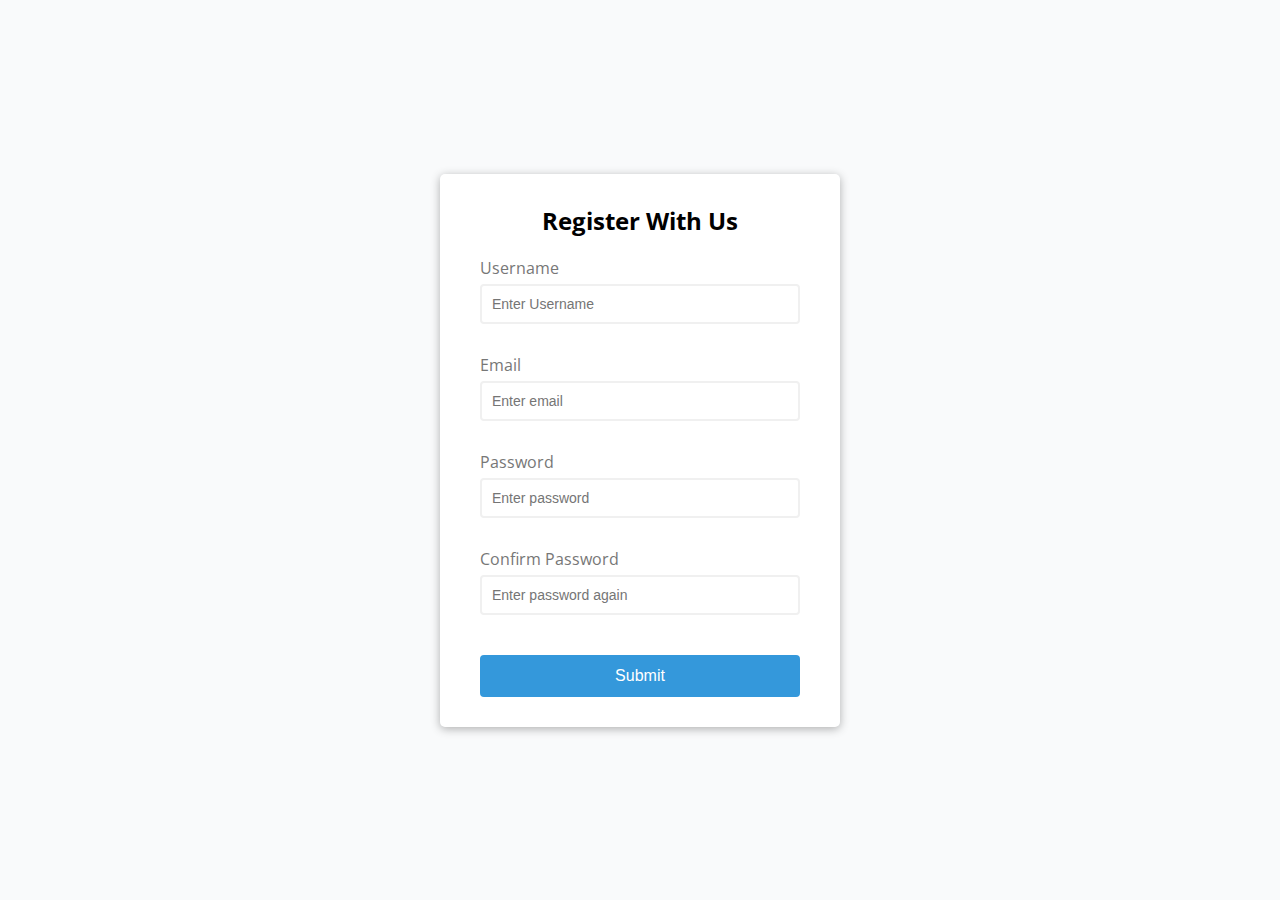
<file: 1- Validator/index.html>
<!DOCTYPE html>
<html lang="en">
  <head>
    <meta charset="UTF-8" />
    <meta name="viewport" content="width=device-width, initial-scale=1.0" />
    <link rel="stylesheet" href="style.css" />
    <title>Form Validator</title>
  </head>
  <body>
    <div class="container">
      <form id="form" class="form">
        <h2>Register With Us</h2>
        <div class="form-control">
          <label for="username">Username</label>
          <input type="text" id="username" placeholder="Enter Username" />
          <small>Error Message</small>
        </div>
        <div class="form-control">
          <label for="email">Email</label>
          <input type="text" id="email" placeholder="Enter email" />
          <small>Error Message</small>
        </div>
        <div class="form-control">
          <label for="password">Password</label>
          <input type="password" id="password" placeholder="Enter password" />
          <small>Error Message</small>
        </div>
        <div class="form-control">
          <label for="password2">Confirm Password</label>
          <input
            type="password"
            id="password2"
            placeholder="Enter password again"
          />
          <small>Error Message</small>
        </div>
        <button>Submit</button>
      </form>
    </div>
    <script src="script.js"></script>
  </body>
</html>
</file>
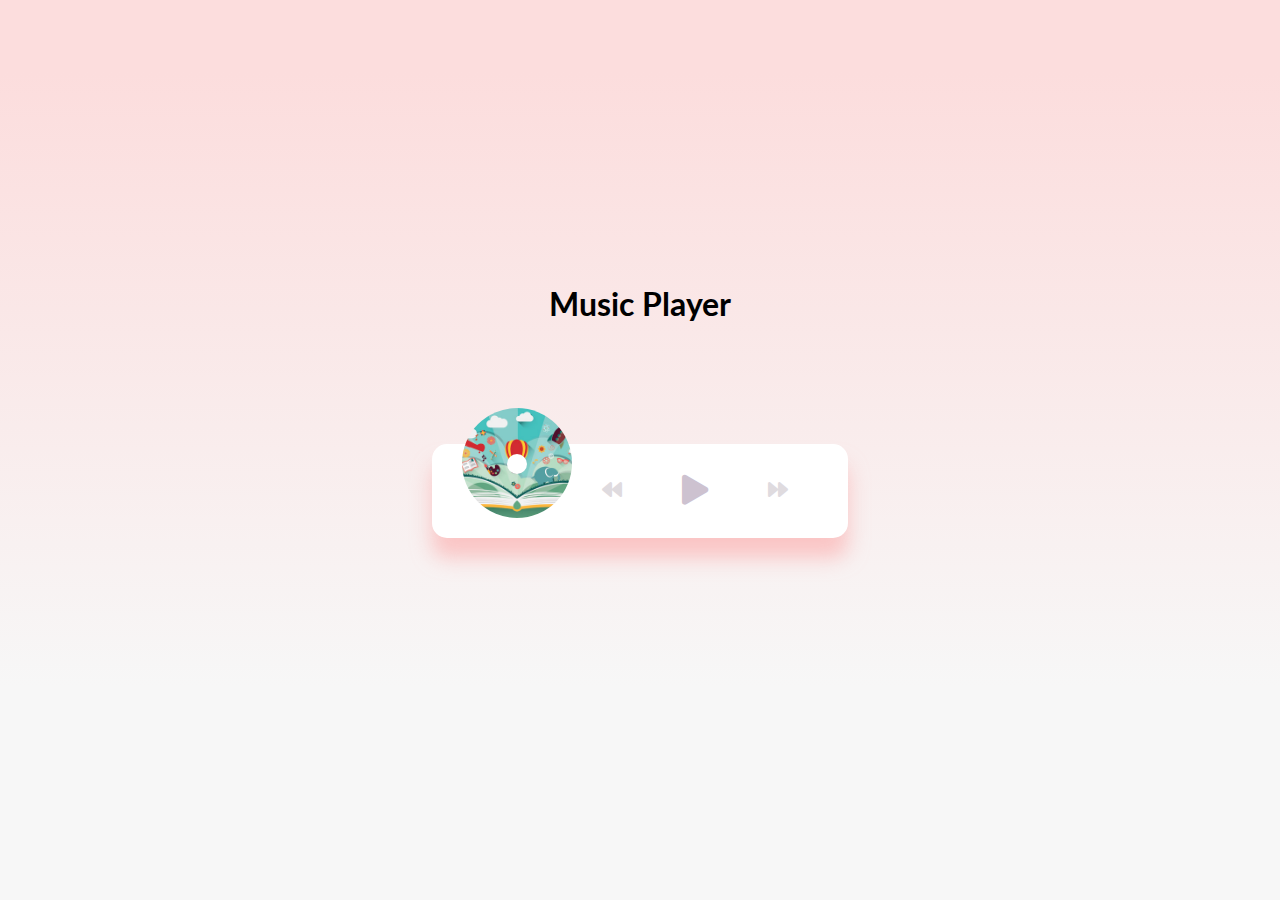
<file: 10- MusicPlayer/index.html>
<!DOCTYPE html>
<html lang="en">
  <head>
    <meta charset="UTF-8" />
    <meta name="viewport" content="width=device-width, initial-scale=1.0" />
    <meta http-equiv="X-UA-Compatible" content="ie=edge" />
    <link
      rel="stylesheet"
      href="https://cdnjs.cloudflare.com/ajax/libs/font-awesome/5.10.2/css/all.min.css"
    />
    <link rel="stylesheet" href="style.css" />
    <title>Music Player</title>
  </head>
  <body>
    <h1>Music Player</h1>

    <div class="music-container" id="music-container">
      <div class="music-info">
        <h4 id="title"></h4>
        <div class="progress-container" id="progress-container">
          <div class="progress" id="progress"></div>
        </div>
      </div>

      <audio src="music/ukulele.mp3" id="audio"></audio>

      <div class="img-container">
        <img src="images/ukulele.jpg" alt="music-cover" id="cover" />
      </div>
      <div class="navigation">
        <button id="prev" class="action-btn">
          <i class="fas fa-backward"></i>
        </button>
        <button id="play" class="action-btn action-btn-big">
          <i class="fas fa-play"></i>
        </button>
        <button id="next" class="action-btn">
          <i class="fas fa-forward"></i>
        </button>
      </div>
    </div>

    <script src="script.js"></script>
  </body>
</html>
</file>
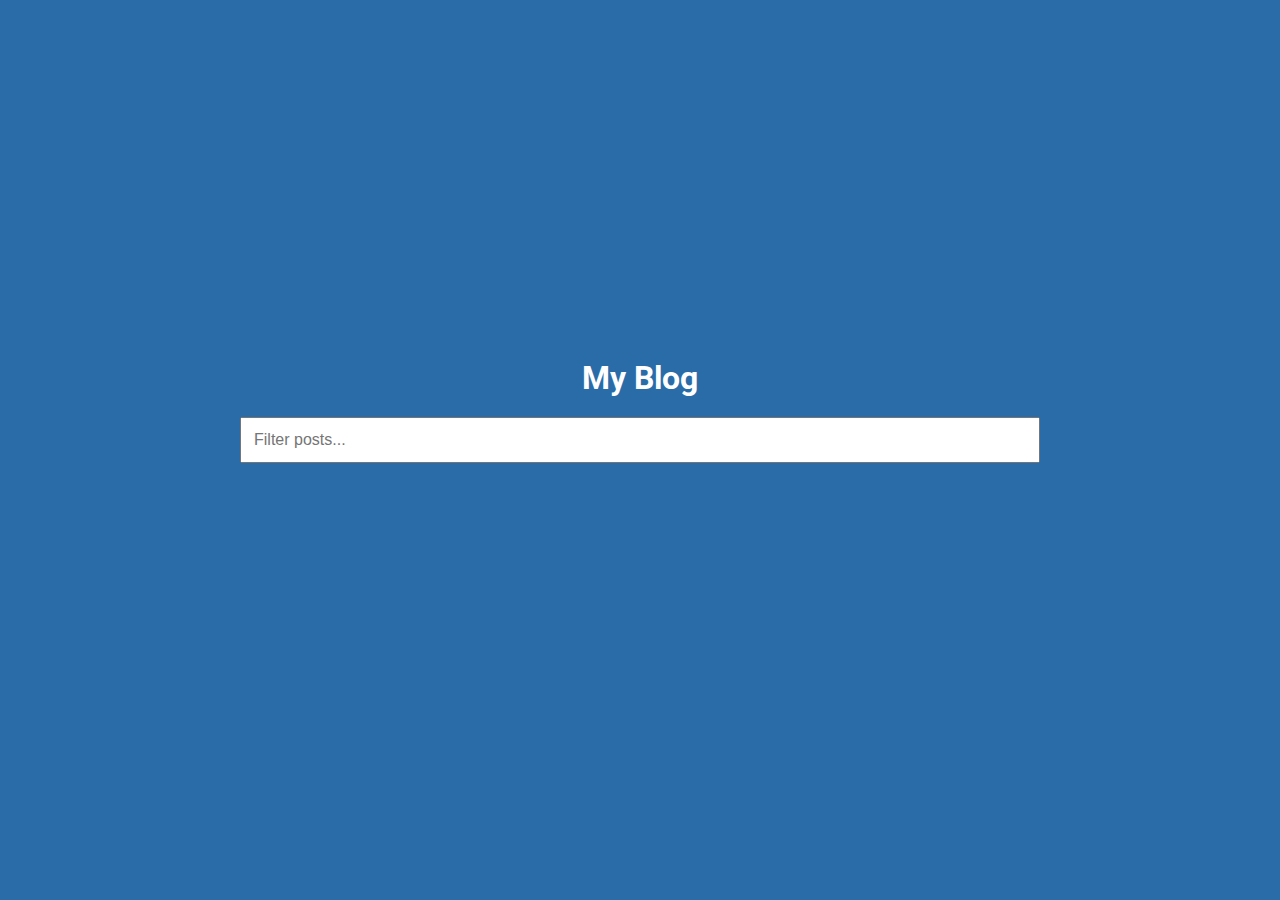
<file: 11(Infinite scroll)/index.html>
<!DOCTYPE html>
<html lang="en">
  <head>
    <meta charset="UTF-8" />
    <meta name="viewport" content="width=device-width, initial-scale=1.0" />
    <meta http-equiv="X-UA-Compatible" content="ie=edge" />
    <link rel="stylesheet" href="style.css" />
    <title>My Blog</title>
  </head>
  <body>
    <h1>My Blog</h1>

    <div class="filter-container">
      <input
        type="text"
        id="filter"
        class="filter"
        placeholder="Filter posts..."
      />
    </div>

    <div id="posts-container"></div>

    <div class="loader">
      <div class="circle"></div>
      <div class="circle"></div>
      <div class="circle"></div>
    </div>

    <script src="script.js"></script>
  </body>
</html>
</file>
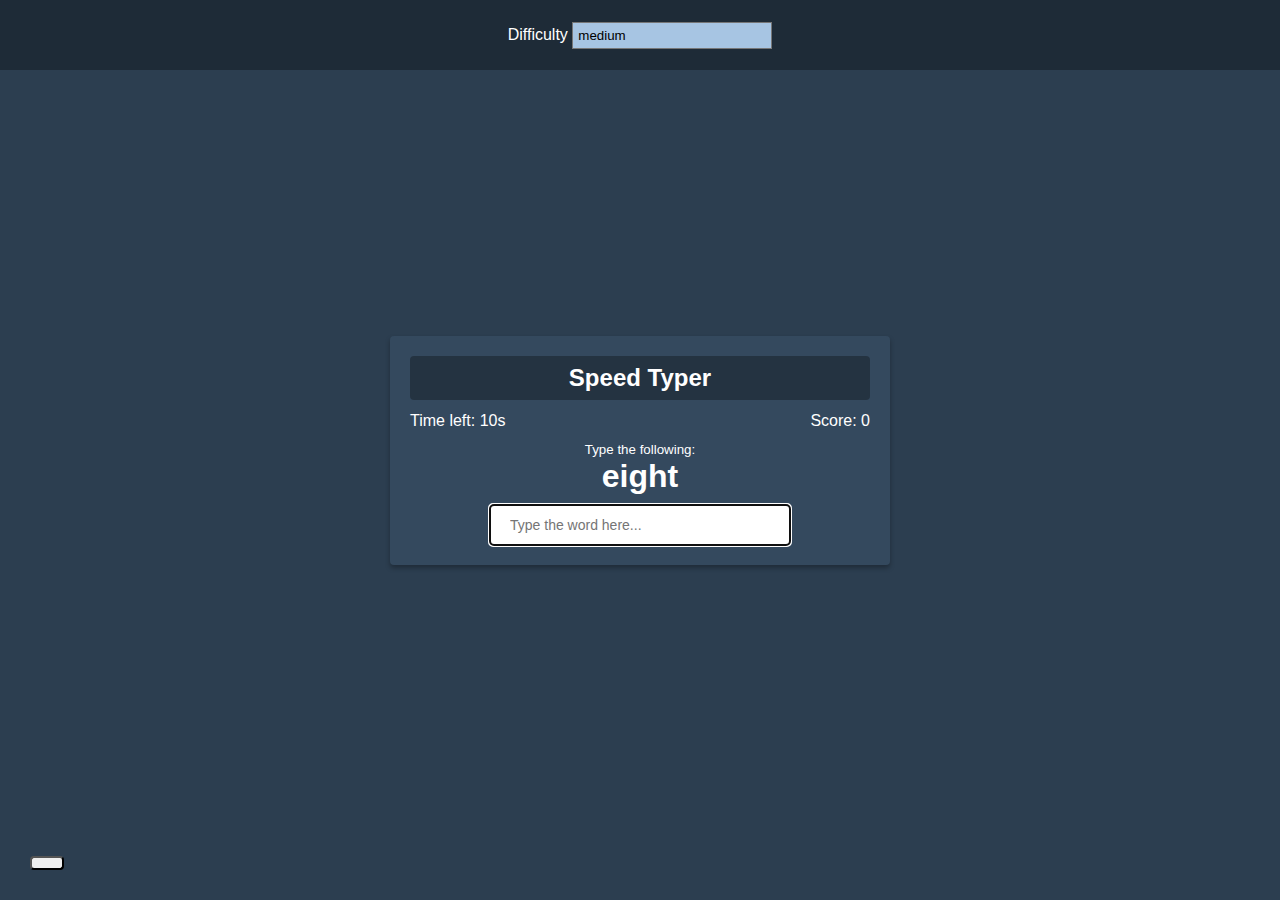
<file: 12 (Typing Game)/index.html>
<!DOCTYPE html>
<html lang="en">
  <head>
    <meta charset="UTF-8" />
    <meta name="viewport" content="width=device-width, initial-scale=1.0" />
    <link
      rel="stylesheet"
      href="https://cdnjs.cloudflare.com/ajax/libs/font-awesome/6.5.2/css/all.min.css"
      integrity="sha512-SnH5WK+bZxgPHs44uWIX+LLJAJ9/2PkPKZ5QiAj6Ta86w+fsb2TkcmfRyVX3pBnMFcV7oQPJkl9QevSCWr3W6A=="
      crossorigin="anonymous"
      referrerpolicy="no-referrer"
    />
    <link rel="stylesheet" href="style.css" />
    <title>Speed Typer</title>
  </head>
  <body>
    <button id="settings-btn" class="settings-btn">
      <i class="fas fa-cog"></i>
    </button>

    <div id="settings" class="settings">
      <form id="settings-form">
        <div>
          <label for="difficulty">Difficulty</label>
          <select id="difficulty">
            <option value="easy">easy</option>
            <option value="medium">medium</option>
            <option value="hard">hard</option>
          </select>
        </div>
      </form>
    </div>
    <div class="container">
      <h2>Speed Typer</h2>
      <small>Type the following:</small>

      <h1 id="word"></h1>

      <input
        type="text"
        id="text"
        autocomplete="off"
        placeholder="Type the word here..."
      />

      <p class="time-container">Time left: <span id="time">10s</span></p>

      <p class="score-container">Score: <span id="score">0</span></p>

      <div id="end-game-container" class="end-game-container"></div>
    </div>
    <script src="script.js"></script>
  </body>
</html>
</file>
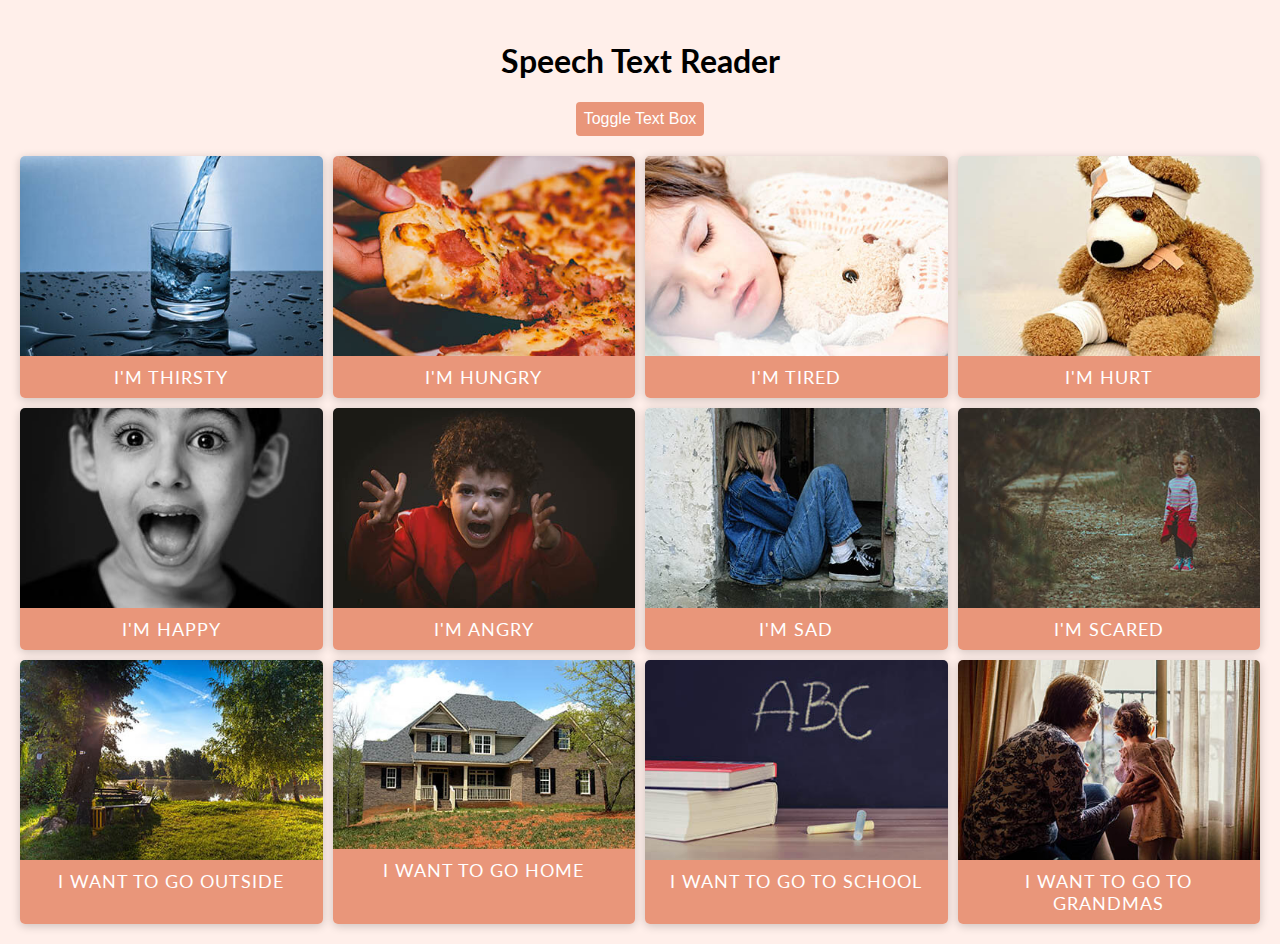
<file: 13- speech-text-reader/index.html>
<!DOCTYPE html>
<html lang="en">
  <head>
    <meta charset="UTF-8" />
    <meta name="viewport" content="width=device-width, initial-scale=1.0" />
    <meta http-equiv="X-UA-Compatible" content="ie=edge" />
    <link rel="stylesheet" href="style.css" />
    <title>Speech Text Reader</title>
  </head>
  <body>
    <div class="container">
      <h1>Speech Text Reader</h1>
      <button id="toggle" class="btn btn-toggle">
        Toggle Text Box
      </button>
      <div id="text-box" class="text-box">
        <div id="close" class="close">X</div>
        <h3>Choose Voice</h3>
        <select id="voices"></select>
        <textarea id="text" placeholder="Enter text to read..."></textarea>
        <button class="btn" id="read">Read Text</button>
      </div>
      <main></main>
    </div>

    <script src="script.js"></script>
  </body>
</html>
</file>
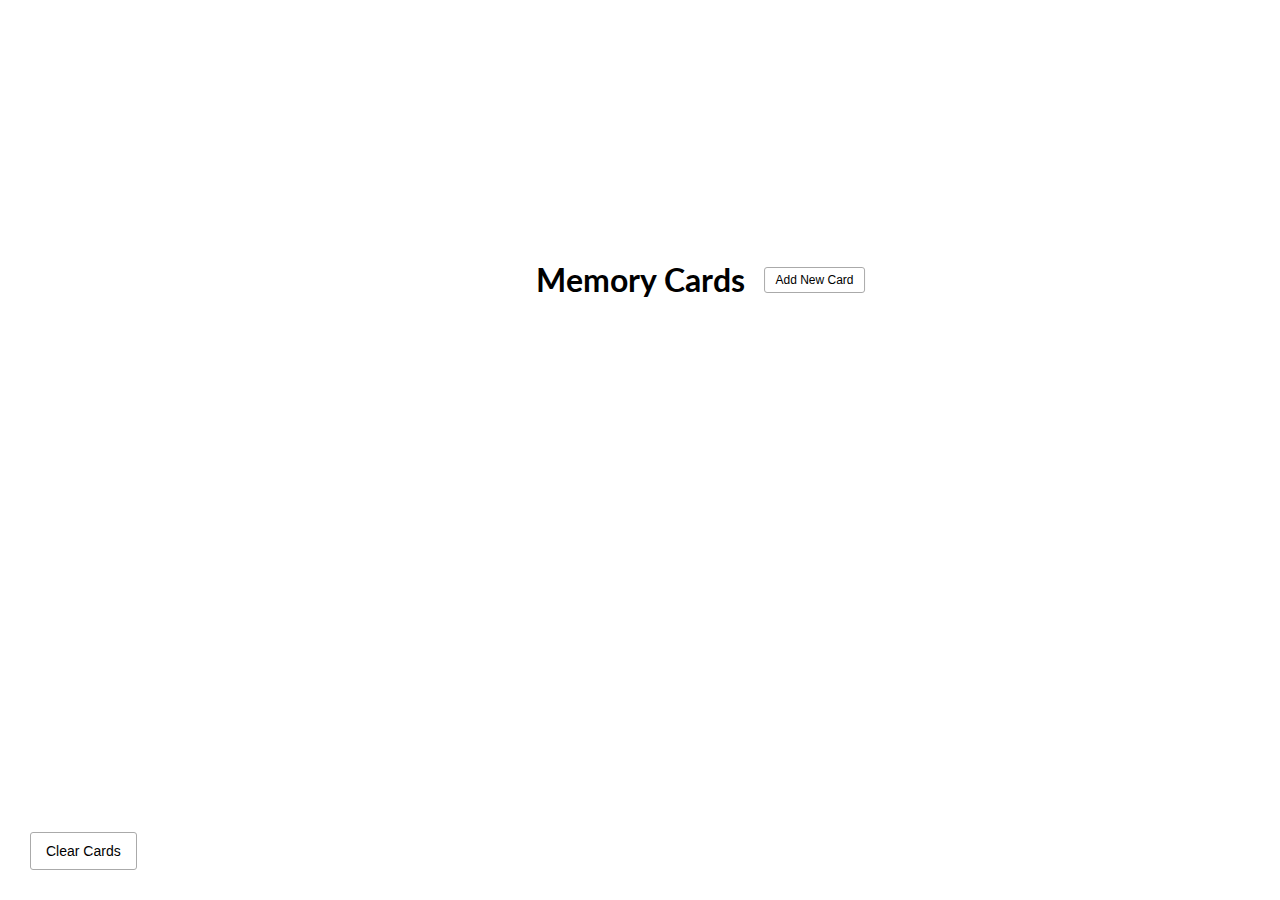
<file: 14- memory-cards/index.html>
<!DOCTYPE html>
<html lang="en">
  <head>
    <meta charset="UTF-8" />
    <meta name="viewport" content="width=device-width, initial-scale=1.0" />
    <meta http-equiv="X-UA-Compatible" content="ie=edge" />
    <link
      rel="stylesheet"
      href="https://cdnjs.cloudflare.com/ajax/libs/font-awesome/5.11.2/css/all.min.css"
      integrity="sha256-+N4/V/SbAFiW1MPBCXnfnP9QSN3+Keu+NlB+0ev/YKQ="
      crossorigin="anonymous"
    />
    <link rel="stylesheet" href="style.css" />
    <title>Memory Cards</title>
  </head>
  <body>
    <button id="clear" class="clear btn">
      <i class="fas fa-trash"></i> Clear Cards
    </button>

    <h1>
      Memory Cards
      <button id="show" class="btn btn-small">
        <i class="fas fa-plus"></i> Add New Card
      </button>
    </h1>

    <div id="cards-container" class="cards">
      <!-- <div class="card active">
        <div class="inner-card">
          <div class="inner-card-front">
            <p>
              What is PHP?
            </p>
          </div>
          <div class="inner-card-back">
            <p>
              A programming language
            </p>
          </div>
        </div>
      </div>

      <div class="card">
        <div class="inner-card">
          <div class="inner-card-front">
            <p>
              What is PHP?
            </p>
          </div>
          <div class="inner-card-back">
            <p>
              A programming language
            </p>
          </div>
        </div>
      </div> -->
    </div>

    <div class="navigation">
      <button id="prev" class="nav-button">
        <i class="fas fa-arrow-left"></i>
      </button>

      <p id="current"></p>

      <button id="next" class="nav-button">
        <i class="fas fa-arrow-right"></i>
      </button>
    </div>

    <div id="add-container" class="add-container">
      <h1>
        Add New Card
        <button id="hide" class="btn btn-small btn-ghost">
          <i class="fas fa-times"></i>
        </button>
      </h1>

      <div class="form-group">
        <label for="question">Question</label>
        <textarea id="question" placeholder="Enter question..."></textarea>
      </div>

      <div class="form-group">
        <label for="answer">Answer</label>
        <textarea id="answer" placeholder="Enter Answer..."></textarea>
      </div>

      <button id="add-card" class="btn">
        <i class="fas fa-plus"></i> Add Card
      </button>
    </div>

    <script src="script.js"></script>
  </body>
</html>
</file>
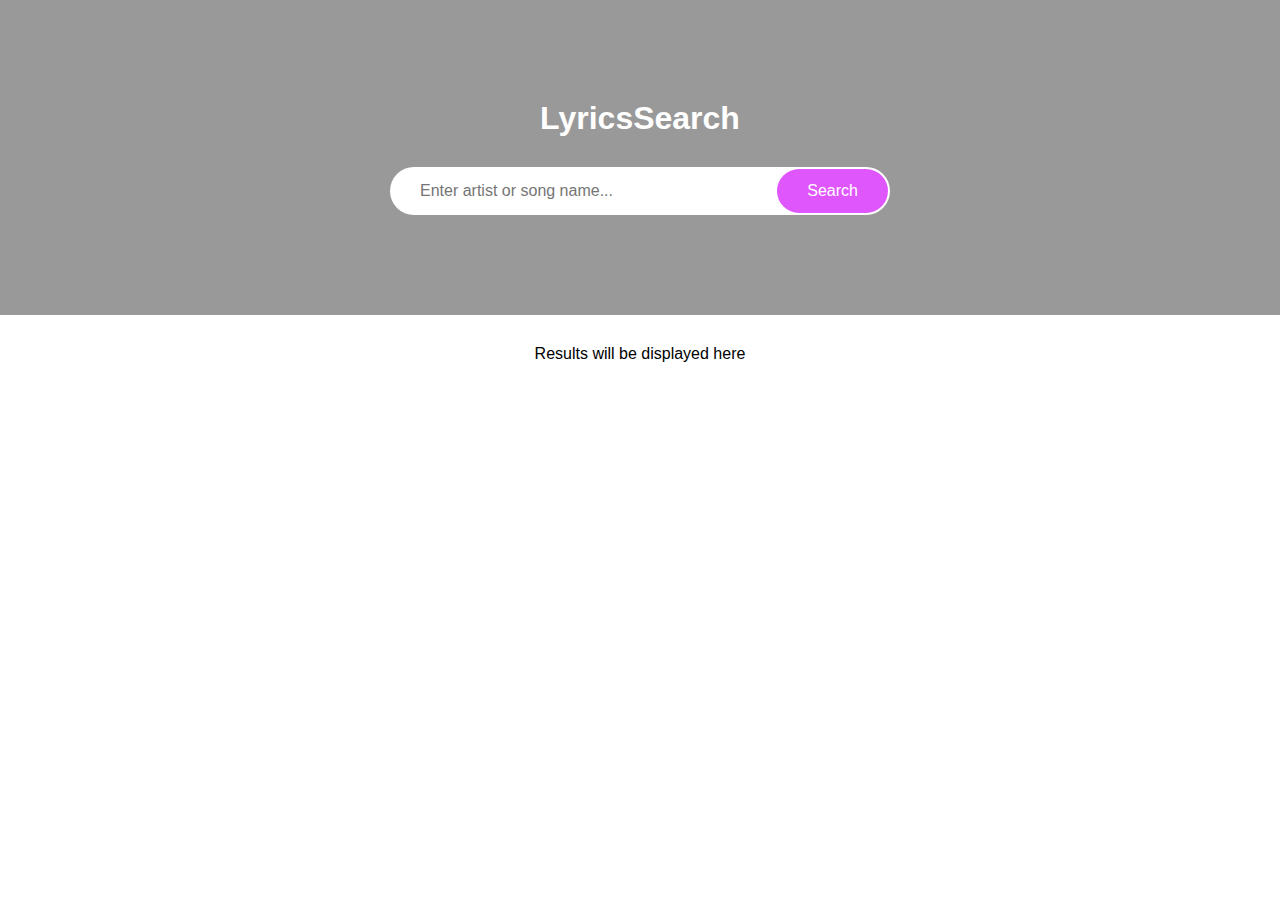
<file: 15- lyrics search app/index.html>
<!DOCTYPE html>
<html lang="en">
  <head>
    <meta charset="UTF-8" />
    <meta name="viewport" content="width=device-width, initial-scale=1.0" />
    <link rel="stylesheet" href="style.css" />
    <title>LyricsSearch</title>
  </head>
  <body>
    <header>
      <h1>LyricsSearch</h1>
      <form id="form">
        <input id="search" placeholder="Enter artist or song name..." />
        <button>Search</button>
      </form>
    </header>
    <div id="result" class="container">
      <p>Results will be displayed here</p>
    </div>
    <div id="more" class="container centered"></div>
    <script src="script.js"></script>
  </body>
</html>
</file>
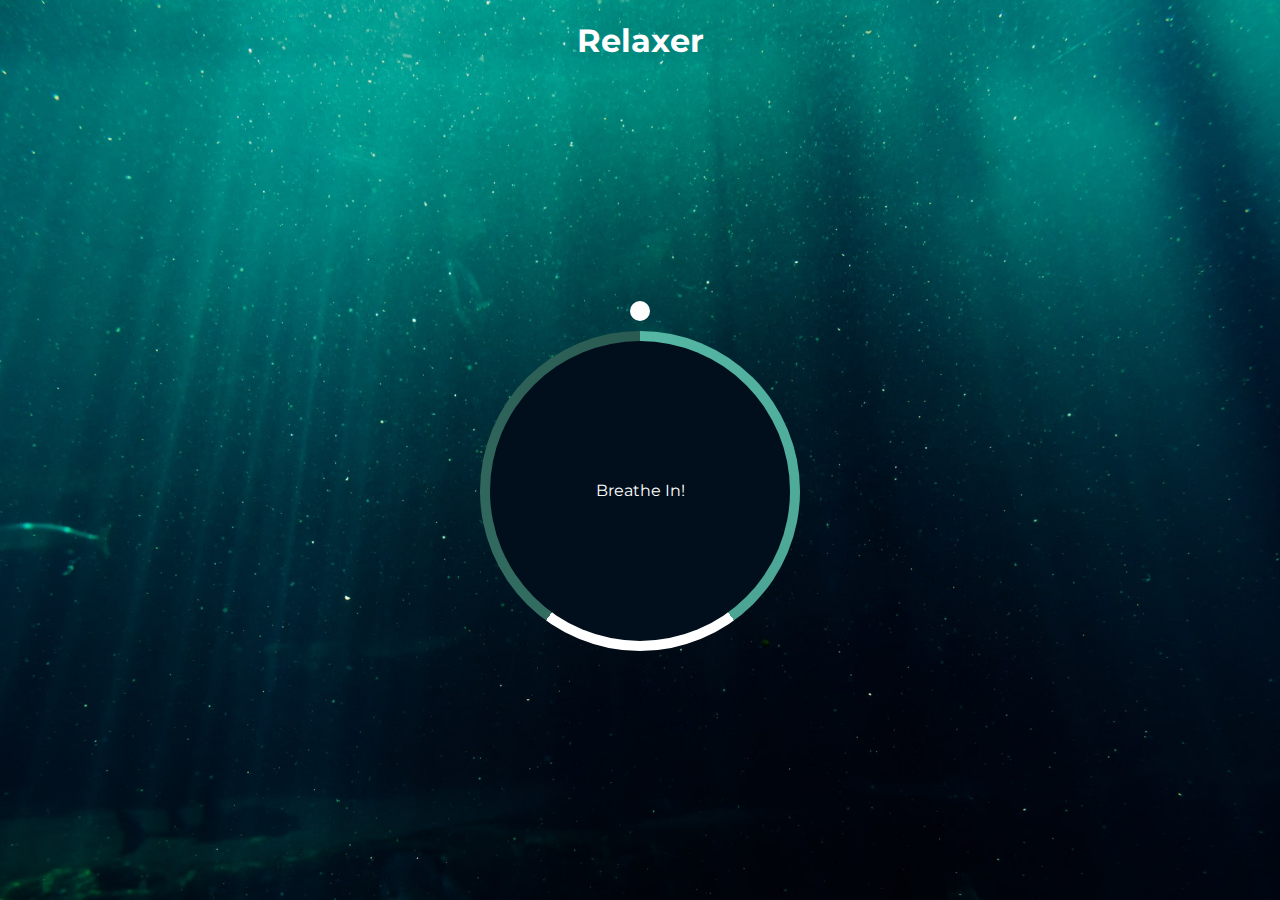
<file: 16- Relaxer/index.html>
<!DOCTYPE html>
<html lang="en">
  <head>
    <meta charset="UTF-8" />
    <meta name="viewport" content="width=device-width, initial-scale=1.0" />
    <meta http-equiv="X-UA-Compatible" content="ie=edge" />
    <link rel="stylesheet" href="style.css" />
    <title>Relaxer</title>
  </head>
  <body>
    <h1>Relaxer</h1>

    <div class="container" id="container">
      <div class="circle"></div>

      <p id="text"></p>

      <div class="pointer-container">
        <span class="pointer"></span>
      </div>

      <div class="gradient-circle"></div>
    </div>

    <script src="script.js"></script>
  </body>
</html>
</file>
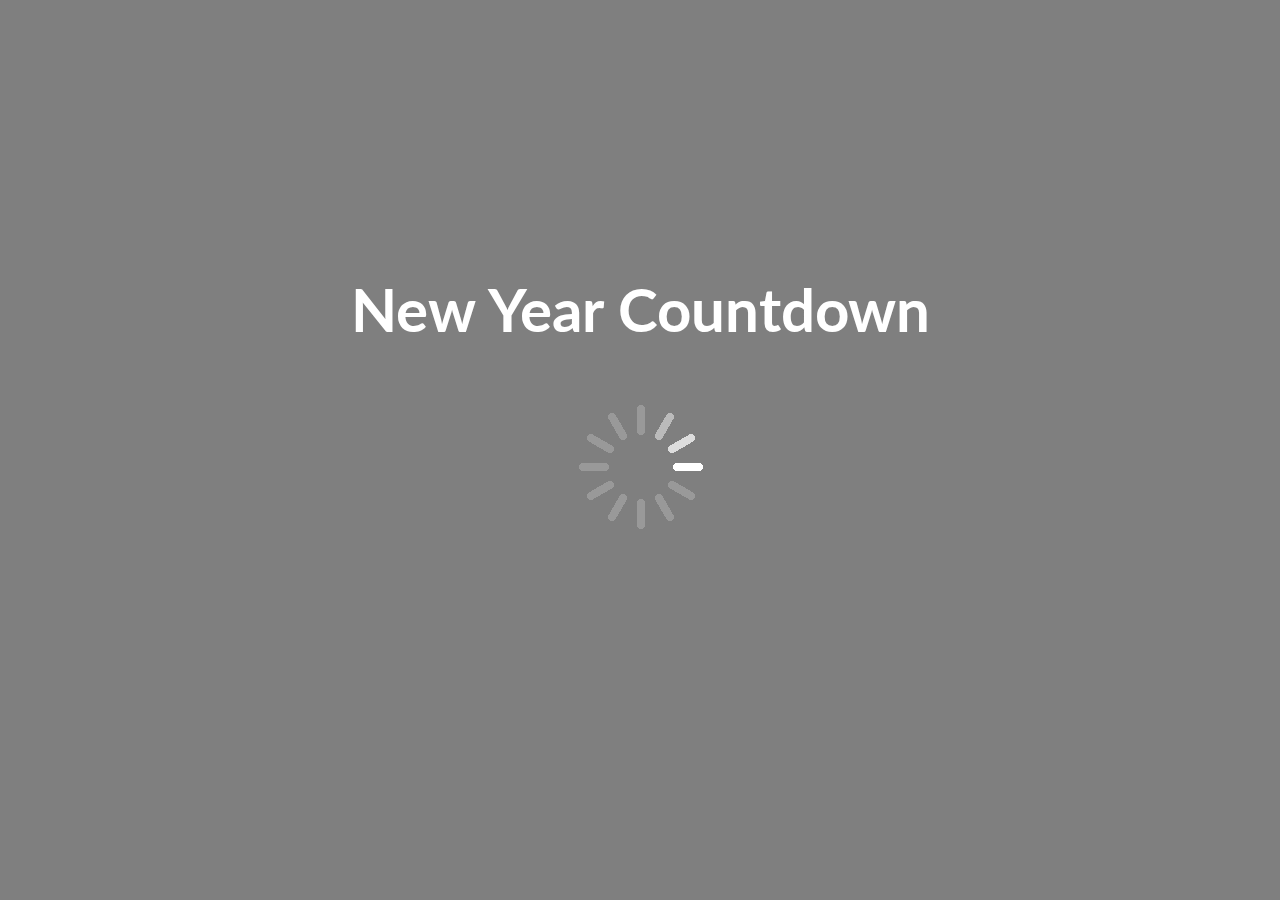
<file: 17- New Year Countdown/index.html>
<!DOCTYPE html>
<html lang="en">
  <head>
    <meta charset="UTF-8" />
    <meta name="viewport" content="width=device-width, initial-scale=1.0" />
    <meta http-equiv="X-UA-Compatible" content="ie=edge" />
    <link rel="stylesheet" href="style.css" />
    <title>New Year Countdown</title>
  </head>
  <body>
    <div id="year" class="year"></div>

    <h1>New Year Countdown</h1>

    <div id="countdown" class="countdown">
      <div class="time">
        <h2 id="days">00</h2>
        <small>days</small>
      </div>
      <div class="time">
        <h2 id="hours">00</h2>
        <small>hours</small>
      </div>
      <div class="time">
        <h2 id="minutes">00</h2>
        <small>minutes</small>
      </div>
      <div class="time">
        <h2 id="seconds">00</h2>
        <small>seconds</small>
      </div>
    </div>

    <img
      src="./img/spinner.gif"
      alt="Loading..."
      id="loading"
      class="loading"
    />

    <script src="script.js"></script>
  </body>
</html>
</file>
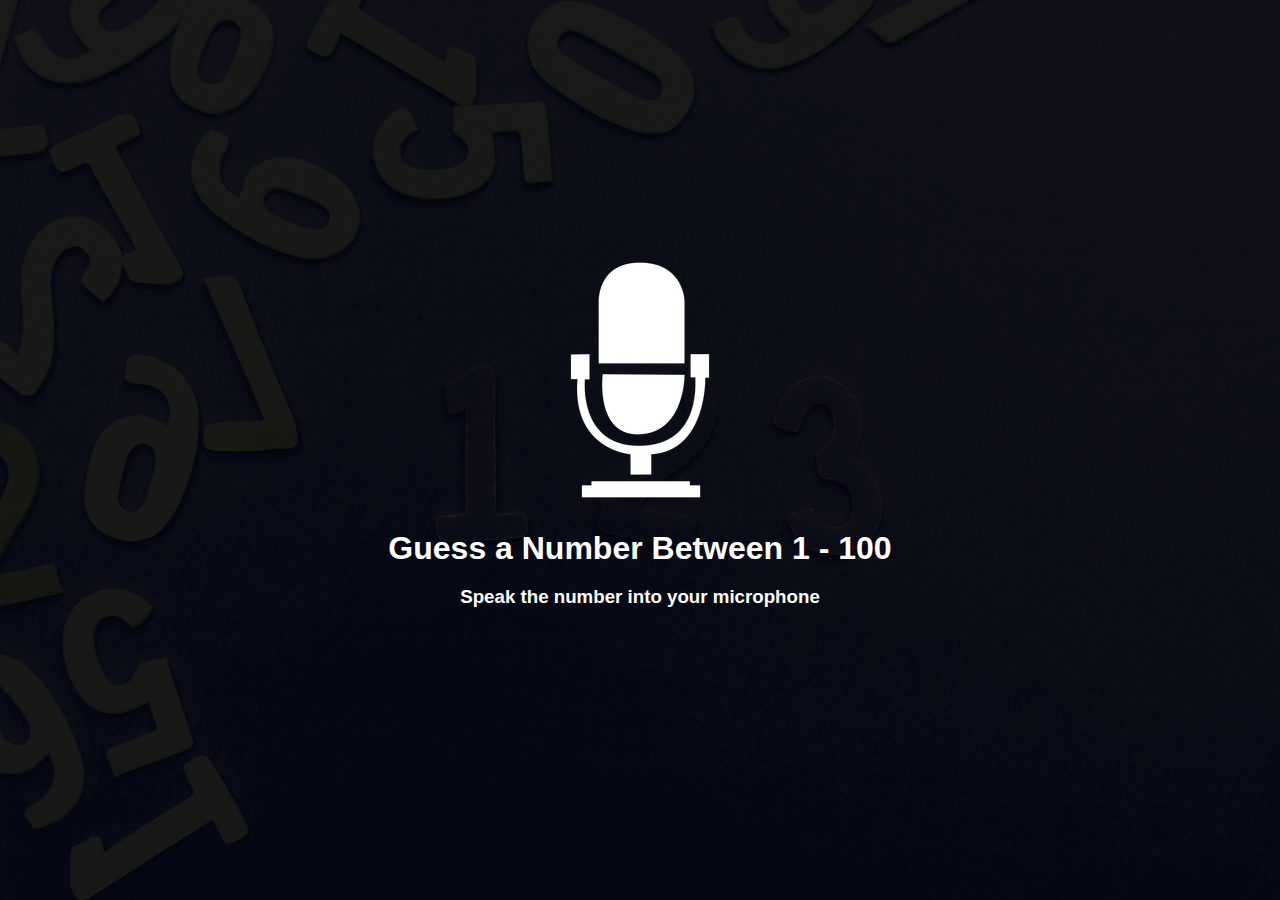
<file: 18- Speak Number Guessing/index.html>
<!DOCTYPE html>
<html lang="en">
  <head>
    <meta charset="UTF-8" />
    <meta name="viewport" content="width=device-width, initial-scale=1.0" />
    <meta http-equiv="X-UA-Compatible" content="ie=edge" />
    <link rel="stylesheet" href="style.css" />
    <title>Speak Number Guess</title>
  </head>
  <body>
    <img src="img/mic.png" alt="Speak" />

    <h1>Guess a Number Between 1 - 100</h1>

    <h3>Speak the number into your microphone</h3>

    <div id="msg" class="msg"></div>

    <script src="script.js"></script>
  </body>
</html>
</file>
<file: 1- Validator/style.css>
@import url("https://fonts.googleapis.com/css2?family=Open+Sans:ital,wght@0,300;0,400;0,500;0,600;0,700;1,300;1,400;1,500;1,600;1,700&family=Roboto:ital,wght@0,100;0,300;0,400;0,500;0,700;0,900;1,100;1,300;1,400;1,500;1,700;1,900&display=swap");

:root {
  --success-color: #2ecc71;
  --error-color: #e74c3c;
}

* {
  box-sizing: border-box;
}

body {
  background-color: #f9fafb;
  font-family: "Open Sans", sans-serif;
  display: flex;
  align-items: center;
  justify-content: center;
  min-height: 100vh;
  margin: 0;
}

.container {
  background-color: #fff;
  border-radius: 5px;
  box-shadow: 0 2px 10px rgba(0, 0, 0, 0.3);
  width: 400px;
}

h2 {
  text-align: center;
  margin: 0 0 20px;
}

.form {
  padding: 30px 40px;
}

.form-control {
  margin-bottom: 10px;
  padding-bottom: 20px;
  position: relative;
}

.form-control label {
  color: #777;
  display: block;
  margin-bottom: 5px;
}

.form-control input {
  border: 2px solid #f0f0f0;
  border-radius: 4px;
  display: block;
  width: 100%;
  padding: 10px;
  font-size: 14px;
}

.form-control input:focus {
  outline: 0;
  border-color: #777;
}

.form-control.success input {
  border-color: var(--success-color);
}

.form-control.error input {
  border-color: var(--error-color);
}

.form-control small {
  color: var(--error-color);
  position: absolute;
  bottom: 0;
  left: 0;
  visibility: hidden;
}

.form-control.error small {
  visibility: visible;
}

.form button {
  cursor: pointer;
  background-color: #3498db;
  border: 2px solid #3498db;
  border-radius: 4px;
  color: #fff;
  display: block;
  font-size: 16px;
  padding: 10px;
  margin-top: 20px;
  width: 100%;
}
</file>
<file: 10- MusicPlayer/style.css>
@import url('https://fonts.googleapis.com/css?family=Lato&display=swap');

* {
  box-sizing: border-box;
}

body {
  background-image: linear-gradient(
    0deg,
    rgba(247, 247, 247, 1) 23.8%,
    rgba(252, 221, 221, 1) 92%
  );
  height: 100vh;
  display: flex;
  flex-direction: column;
  align-items: center;
  justify-content: center;
  font-family: 'Lato', sans-serif;
  margin: 0;
}

.music-container {
  background-color: #fff;
  border-radius: 15px;
  box-shadow: 0 20px 20px 0 rgba(252, 169, 169, 0.6);
  display: flex;
  padding: 20px 30px;
  position: relative;
  margin: 100px 0;
  z-index: 10;
}

.img-container {
  position: relative;
  width: 110px;
}

.img-container::after {
  content: '';
  background-color: #fff;
  border-radius: 50%;
  position: absolute;
  bottom: 100%;
  left: 50%;
  width: 20px;
  height: 20px;
  transform: translate(-50%, 50%);
}

.img-container img {
  border-radius: 50%;
  object-fit: cover;
  height: 110px;
  width: inherit;
  position: absolute;
  bottom: 0;
  left: 0;
  animation: rotate 3s linear infinite;

  animation-play-state: paused;
}

.music-container.play .img-container img {
  animation-play-state: running;
}

@keyframes rotate {
  from {
    transform: rotate(0deg);
  }

  to {
    transform: rotate(360deg);
  }
}

.navigation {
  display: flex;
  align-items: center;
  justify-content: center;
  z-index: 1;
}

.action-btn {
  background-color: #fff;
  border: 0;
  color: #dfdbdf;
  font-size: 20px;
  cursor: pointer;
  padding: 10px;
  margin: 0 20px;
}

.action-btn.action-btn-big {
  color: #cdc2d0;
  font-size: 30px;
}

.action-btn:focus {
  outline: 0;
}

.music-info {
  background-color: rgba(255, 255, 255, 0.5);
  border-radius: 15px 15px 0 0;
  position: absolute;
  top: 0;
  left: 20px;
  width: calc(100% - 40px);
  padding: 10px 10px 10px 150px;
  opacity: 0;
  transform: translateY(0%);
  transition: transform 0.3s ease-in, opacity 0.3s ease-in;
  z-index: 0;
}

.music-container.play .music-info {
  opacity: 1;
  transform: translateY(-100%);
}

.music-info h4 {
  margin: 0;
}

.progress-container {
  background: #fff;
  border-radius: 5px;
  cursor: pointer;
  margin: 10px 0;
  height: 4px;
  width: 100%;
}

.progress {
  background-color: #fe8daa;
  border-radius: 5px;
  height: 100%;
  width: 0%;
  transition: width 0.1s linear;
}
</file>
<file: 11(Infinite scroll)/style.css>
@import url('https://fonts.googleapis.com/css?family=Roboto&display=swap');

* {
  box-sizing: border-box;
}

body {
  background-color: #296ca8;
  color: #fff;
  font-family: 'Roboto', sans-serif;
  display: flex;
  flex-direction: column;
  align-items: center;
  justify-content: center;
  min-height: 100vh;
  margin: 0;
  padding-bottom: 100px;
}

h1 {
  margin-bottom: 0;
  text-align: center;
}

.filter-container {
  margin-top: 20px;
  width: 80vw;
  max-width: 800px;
}

.filter {
  width: 100%;
  padding: 12px;
  font-size: 16px;
}

.post {
  position: relative;
  background-color: #4992d3;
  box-shadow: 0 2px 4px rgba(0, 0, 0, 0.3);
  border-radius: 3px;
  padding: 20px;
  margin: 40px 0;
  display: flex;
  width: 80vw;
  max-width: 800px;
}

.post .post-title {
  margin: 0;
}

.post .post-body {
  margin: 15px 0 0;
  line-height: 1.3;
}

.post .post-info {
  margin-left: 20px;
}

.post .number {
  position: absolute;
  top: -15px;
  left: -15px;
  font-size: 15px;
  width: 40px;
  height: 40px;
  border-radius: 50%;
  background: #fff;
  color: #296ca8;
  display: flex;
  align-items: center;
  justify-content: center;
  padding: 7px 10px;
}

.loader {
  opacity: 0;
  display: flex;
  position: fixed;
  bottom: 50px;
  transition: opacity 0.3s ease-in;
}

.loader.show {
  opacity: 1;
}

.circle {
  background-color: #fff;
  width: 10px;
  height: 10px;
  border-radius: 50%;
  margin: 5px;
  animation: bounce 0.5s ease-in infinite;
}

.circle:nth-of-type(2) {
  animation-delay: 0.1s;
}

.circle:nth-of-type(3) {
  animation-delay: 0.2s;
}

@keyframes bounce {
  0%,
  100% {
    transform: translateY(0);
  }

  50% {
    transform: translateY(-10px);
  }
}
</file>
<file: 12 (Typing Game)/style.css>
* {
  box-sizing: border-box;
}

body {
  background-color: #2c3e50;
  display: flex;
  align-items: center;
  justify-content: center;
  min-height: 100vh;
  margin: 0;
  font-family: Verdana, Geneva, Tahoma, sans-serif;
}

button {
  cursor: pointer;
  font-size: 14px;
  border-radius: 4px;
  padding: 5px 15px;
}

select {
  width: 200px;
  padding: 5px;
  appearance: none;
  -webkit-appearance: none;
  -moz-appearance: none;
  border-radius: 0;
  background-color: #a7c5e3;
}
select:focus,
button:focus {
  outline: 0;
}

.settings-btn {
  position: absolute;
  bottom: 30px;
  left: 30px;
}

.settings {
  position: absolute;
  top: 0;
  left: 0;
  width: 100%;
  background-color: rgba(0, 0, 0, 0.3);
  height: 70px;
  color: #fff;
  display: flex;
  align-items: center;
  justify-content: center;
  transform: translateY(0);
  transition: transform 0.3s ease-in-out;
}

.settings.hide {
  transform: translateY(-100%);
}

.container {
  background-color: #34495e;
  padding: 20px;
  border-radius: 4px;
  box-shadow: 0 3px 5px rgba(0, 0, 0, 0.3);
  color: #fff;
  position: relative;
  text-align: center;
  width: 500px;
}

h2 {
  background-color: rgba(0, 0, 0, 0.3);
  padding: 8px;
  border-radius: 4px;
  margin: 0 0 40px;
}

h1 {
  margin: 0;
}

input {
  border: 0;
  border-radius: 4px;
  font-size: 14px;
  width: 300px;
  padding: 12px 20px;
  margin-top: 10px;
}

.score-container {
  position: absolute;
  top: 60px;
  right: 20px;
}

.time-container {
  position: absolute;
  top: 60px;
  left: 20px;
}

.end-game-container {
  background-color: inherit;
  display: none;
  align-items: center;
  justify-content: center;
  flex-direction: column;
  position: absolute;
  top: 0;
  left: 0;
  width: 100%;
  height: 100%;
  z-index: 1;
}
</file>
<file: 13- speech-text-reader/style.css>
@import url('https://fonts.googleapis.com/css?family=Lato');

* {
  box-sizing: border-box;
}

body {
  background: #ffefea;
  font-family: 'Lato', sans-serif;
  min-height: 100vh;
  margin: 0;
}

h1 {
  text-align: center;
}

.container {
  margin: auto;
  padding: 20px;
}

.btn {
  cursor: pointer;
  background-color: darksalmon;
  border: 0;
  border-radius: 4px;
  color: #fff;
  font-size: 16px;
  padding: 8px;
}

.btn:active {
  transform: scale(0.98);
}

.btn:focus,
select:focus {
  outline: 0;
}

.btn-toggle {
  display: block;
  margin: auto;
  margin-bottom: 20px;
}

.text-box {
  width: 70%;
  position: absolute;
  top: 30%;
  left: 50%;
  transform: translate(-50%, -800px);
  background-color: #333;
  color: #fff;
  padding: 20px;
  border-radius: 5px;
  transition: all 1s ease-in-out;
}

.text-box.show {
  transform: translate(-50%, 0);
}

.text-box select {
  background-color: darksalmon;
  border: 0;
  color: #fff;
  font-size: 12px;
  height: 30px;
  width: 100%;
}

.text-box textarea {
  border: 1px #dadada solid;
  border-radius: 4px;
  font-size: 16px;
  padding: 8px;
  margin: 15px 0;
  width: 100%;
  height: 150px;
}

.text-box .btn {
  width: 100%;
}

.text-box .close {
  float: right;
  text-align: right;
  cursor: pointer;
}

main {
  display: grid;
  grid-template-columns: repeat(4, 1fr);
  grid-gap: 10px;
}

.box {
  box-shadow: 0 2px 10px rgba(0, 0, 0, 0.2);
  border-radius: 5px;
  cursor: pointer;
  display: flex;
  flex-direction: column;
  overflow: hidden;
  transition: box-shadow 0.2s ease-out;
}

.box.active {
  box-shadow: 0 0 10px 5px darksalmon;
}

.box img {
  width: 100%;
  object-fit: cover;
  height: 200px;
}

.box .info {
  background-color: darksalmon;
  color: #fff;
  font-size: 18px;
  letter-spacing: 1px;
  text-transform: uppercase;
  margin: 0;
  padding: 10px;
  text-align: center;
  height: 100%;
}

@media (max-width: 1100px) {
  main {
    grid-template-columns: repeat(3, 1fr);
  }
}

@media (max-width: 760px) {
  main {
    grid-template-columns: repeat(2, 1fr);
  }
}

@media (max-width: 500px) {
  main {
    grid-template-columns: 1fr;
  }
}
</file>
<file: 14- memory-cards/style.css>
@import url('https://fonts.googleapis.com/css?family=Lato:300,500,700&display=swap');

* {
  box-sizing: border-box;
}

body {
  background-color: #fff;
  display: flex;
  flex-direction: column;
  align-items: center;
  justify-content: center;
  height: 100vh;
  margin: 0;
  overflow: hidden;
  font-family: 'Lato', sans-serif;
}

h1 {
  position: relative;
}

h1 button {
  position: absolute;
  right: 0;
  transform: translate(120%, -50%);
  z-index: 2;
}

.btn {
  cursor: pointer;
  background-color: #fff;
  border: 1px solid #aaa;
  border-radius: 3px;
  font-size: 14px;
  margin-top: 20px;
  padding: 10px 15px;
}

.btn-small {
  font-size: 12px;
  padding: 5px 10px;
}

.btn-ghost {
  border: 0;
  background-color: transparent;
}

.clear {
  position: absolute;
  bottom: 30px;
  left: 30px;
}

.cards {
  perspective: 1000px;
  position: relative;
  height: 300px;
  width: 500px;
  max-width: 100%;
}

.card {
  position: absolute;
  opacity: 0;
  font-size: 1.5em;
  top: 0;
  left: 0;
  height: 100%;
  width: 100%;
  transform: translateX(50%) rotateY(-10deg);
  transition: transform 0.4s ease, opacity 0.4s ease;
}

.card.active {
  cursor: pointer;
  opacity: 1;
  z-index: 10;
  transform: translateX(0) rotateY(0deg);
}

.card.left {
  transform: translateX(-50%) rotateY(10deg);
}

.inner-card {
  box-shadow: 0 1px 10px rgba(0, 0, 0, 0.3);
  border-radius: 4px;
  height: 100%;
  width: 100%;
  position: relative;
  transform-style: preserve-3d;
  transition: transform 0.4s ease;
}

.card.show-answer .inner-card {
  transform: rotateX(180deg);
}

.inner-card-front,
.inner-card-back {
  backface-visibility: hidden;
  position: absolute;
  top: 0;
  left: 0;
  display: flex;
  align-items: center;
  justify-content: center;
  height: 100%;
  width: 100%;
  background: #fff;
}

.inner-card-front {
  transform: rotateX(0deg);
  z-index: 2;
}

.inner-card-back {
  transform: rotateX(180deg);
}

.inner-card-front::after,
.inner-card-back::after {
  content: '\f021  Flip';
  font-family: 'Font Awesome 5 Free', Lato, sans-serif;
  position: absolute;
  top: 10px;
  right: 10px;
  font-weight: bold;
  font-size: 16px;
  color: #ddd;
}

.navigation {
  display: flex;
  margin: 20px 0;
}

.navigation .nav-button {
  border: none;
  background-color: transparent;
  cursor: pointer;
  font-size: 16px;
}

.navigation p {
  margin: 0 25px;
}

.add-container {
  opacity: 0;
  z-index: -1;
  background-color: #f0f0f0;
  border-top: 2px solid #eee;
  display: flex;
  flex-direction: column;
  align-items: center;
  justify-content: center;
  padding: 10px 0;
  position: absolute;
  top: 0;
  bottom: 0;
  width: 100%;
  transition: 0.3s ease;
}

.add-container.show {
  opacity: 1;
  z-index: 2;
}

.add-container h3 {
  margin: 10px 0;
}

.form-group label {
  display: block;
  margin: 20px 0 10px;
}

.form-group textarea {
  border: 1px solid #aaa;
  border-radius: 3px;
  font-size: 16px;
  padding: 12px;
  min-width: 500px;
  max-width: 100%;
}
</file>
<file: 15- lyrics search app/style.css>
* {
  box-sizing: border-box;
}

body {
  background-color: #fff;
  font-family: Arial, Helvetica, sans-serif;
  margin: 0;
}

button {
  cursor: pointer;
}

button:active {
  transform: scale(0.95);
}

input:focus,
button:focus {
  outline: none;
}

header {
  background-image: url('https://images.unsplash.com/photo-1510915361894-db8b60106cb1?ixlib=rb-1.2.1&ixid=eyJhcHBfaWQiOjEyMDd9&auto=format&fit=crop&w=1350&q=80');
  background-repeat: no-repeat;
  background-size: cover;
  background-position: center center;
  color: #fff;
  display: flex;
  flex-direction: column;
  align-items: center;
  justify-content: center;
  padding: 100px 0;
  position: relative;
}

header::after {
  content: '';
  position: absolute;
  top: 0;
  left: 0;
  height: 100%;
  width: 100%;
  background-color: rgba(0, 0, 0, 0.4);
}

header * {
  z-index: 1;
}

header h1 {
  margin: 0 0 30px;
}

form {
  position: relative;
  width: 500px;
  max-width: 100%;
}

form input {
  border: 0;
  border-radius: 50px;
  font-size: 16px;
  padding: 15px 30px;
  width: 100%;
}

form button {
  position: absolute;
  top: 2px;
  right: 2px;
  background-color: #e056fd;
  border: 0;
  border-radius: 50px;
  color: #fff;
  font-size: 16px;
  padding: 13px 30px;
}

.btn {
  background-color: #8d56fd;
  border: 0;
  border-radius: 10px;
  color: #fff;
  padding: 4px 10px;
}

ul.songs {
  list-style-type: none;
  padding: 0;
}

ul.songs li {
  display: flex;
  align-items: center;
  justify-content: space-between;
  margin: 10px 0;
}

.container {
  margin: 30px auto;
  max-width: 100%;
  width: 500px;
}

.container h2 {
  font-weight: 300;
}

.container p {
  text-align: center;
}

.centered {
  display: flex;
  justify-content: center;
}

.centered button {
  transform: scale(1.3);
  margin: 15px;
}
</file>
<file: 16- Relaxer/style.css>
@import url('https://fonts.googleapis.com/css?family=Montserrat&display=swap');

* {
  box-sizing: border-box;
}

body {
  background: #224941 url('./img/bg.jpg') no-repeat center center/cover;
  color: #fff;
  font-family: 'Montserrat', sans-serif;
  min-height: 100vh;
  overflow: hidden;
  display: flex;
  flex-direction: column;
  align-items: center;
  margin: 0;
}

.container {
  display: flex;
  align-items: center;
  justify-content: center;
  margin: auto;
  height: 300px;
  width: 300px;
  position: relative;
  transform: scale(1);
}

.circle {
  background-color: #010f1c;
  height: 100%;
  width: 100%;
  border-radius: 50%;
  position: absolute;
  top: 0;
  left: 0;
  z-index: -1;
}

.gradient-circle {
  background: conic-gradient(
    #55b7a4 0%,
    #4ca493 40%,
    #fff 40%,
    #fff 60%,
    #336d62 60%,
    #2a5b52 100%
  );
  height: 320px;
  width: 320px;
  z-index: -2;
  border-radius: 50%;
  position: absolute;
  top: -10px;
  left: -10px;
}

.pointer {
  background-color: #fff;
  border-radius: 50%;
  height: 20px;
  width: 20px;
  display: block;
}

.pointer-container {
  position: absolute;
  top: -40px;
  left: 140px;
  width: 20px;
  height: 190px;
  animation: rotate 7.5s linear forwards infinite;
  transform-origin: bottom center;
}

@keyframes rotate {
  from {
    transform: rotate(0deg);
  }

  to {
    transform: rotate(360deg);
  }
}

.container.grow {
  animation: grow 3s linear forwards;
}

@keyframes grow {
  from {
    transform: scale(1);
  }

  to {
    transform: scale(1.2);
  }
}

.container.shrink {
  animation: shrink 3s linear forwards;
}

@keyframes shrink {
  from {
    transform: scale(1.2);
  }

  to {
    transform: scale(1);
  }
}
</file>
<file: 17- New Year Countdown/style.css>
@import url('https://fonts.googleapis.com/css?family=Lato&display=swap');

* {
  box-sizing: border-box;
}

body {
  background-image: url('https://images.unsplash.com/photo-1467810563316-b5476525c0f9?ixlib=rb-1.2.1&ixid=eyJhcHBfaWQiOjEyMDd9&auto=format&fit=crop&w=1349&q=80');
  background-repeat: no-repeat;
  background-size: cover;
  background-position: center center;
  height: 100vh;
  color: #fff;
  font-family: 'Lato', sans-serif;
  display: flex;
  flex-direction: column;
  align-items: center;
  justify-content: center;
  text-align: center;
  margin: 0;
  overflow: hidden;
}

/* Add a dark overlay */
body::after {
  content: '';
  position: absolute;
  top: 0;
  left: 0;
  width: 100%;
  height: 100%;
  background-color: rgba(0, 0, 0, 0.5);
}

body * {
  z-index: 1;
}

h1 {
  font-size: 60px;
  margin: -80px 0 40px;
}

.year {
  font-size: 200px;
  z-index: -1;
  opacity: 0.2;
  position: absolute;
  bottom: 20px;
  left: 50%;
  transform: translateX(-50%);
}

.countdown {
  /* display: flex; */
  display: none;
  transform: scale(2);
}

.time {
  display: flex;
  flex-direction: column;
  align-items: center;
  justify-content: center;
  margin: 15px;
}

.time h2 {
  margin: 0 0 5px;
}

@media (max-width: 500px) {
  h1 {
    font-size: 45px;
  }

  .time {
    margin: 5px;
  }

  .time h2 {
    font-size: 12px;
    margin: 0;
  }

  .time small {
    font-size: 10px;
  }
}
</file>
<file: 18- Speak Number Guessing/style.css>
* {
  box-sizing: border-box;
}

body {
  background: #2f3542 url('img/bg.jpg') no-repeat left center/cover;
  color: #fff;
  min-height: 100vh;
  display: flex;
  flex-direction: column;
  align-items: center;
  justify-content: center;
  text-align: center;
  margin: 0;
  font-family: Arial, Helvetica, sans-serif;
}

h1,
h3 {
  margin-bottom: 0;
}

p {
  line-height: 1.5;
  margin: 0;
}

.play-again {
  padding: 8px 15px;
  border: 0;
  background: #f4f4f4;
  border-radius: 5px;
  margin-top: 10px;
}

.msg {
  font-size: 1.5em;
  margin-top: 40px;
}

.box {
  border: 1px solid #dedede;
  display: inline-block;
  font-size: 30px;
  margin: 20px;
  padding: 10px;
}
</file>
